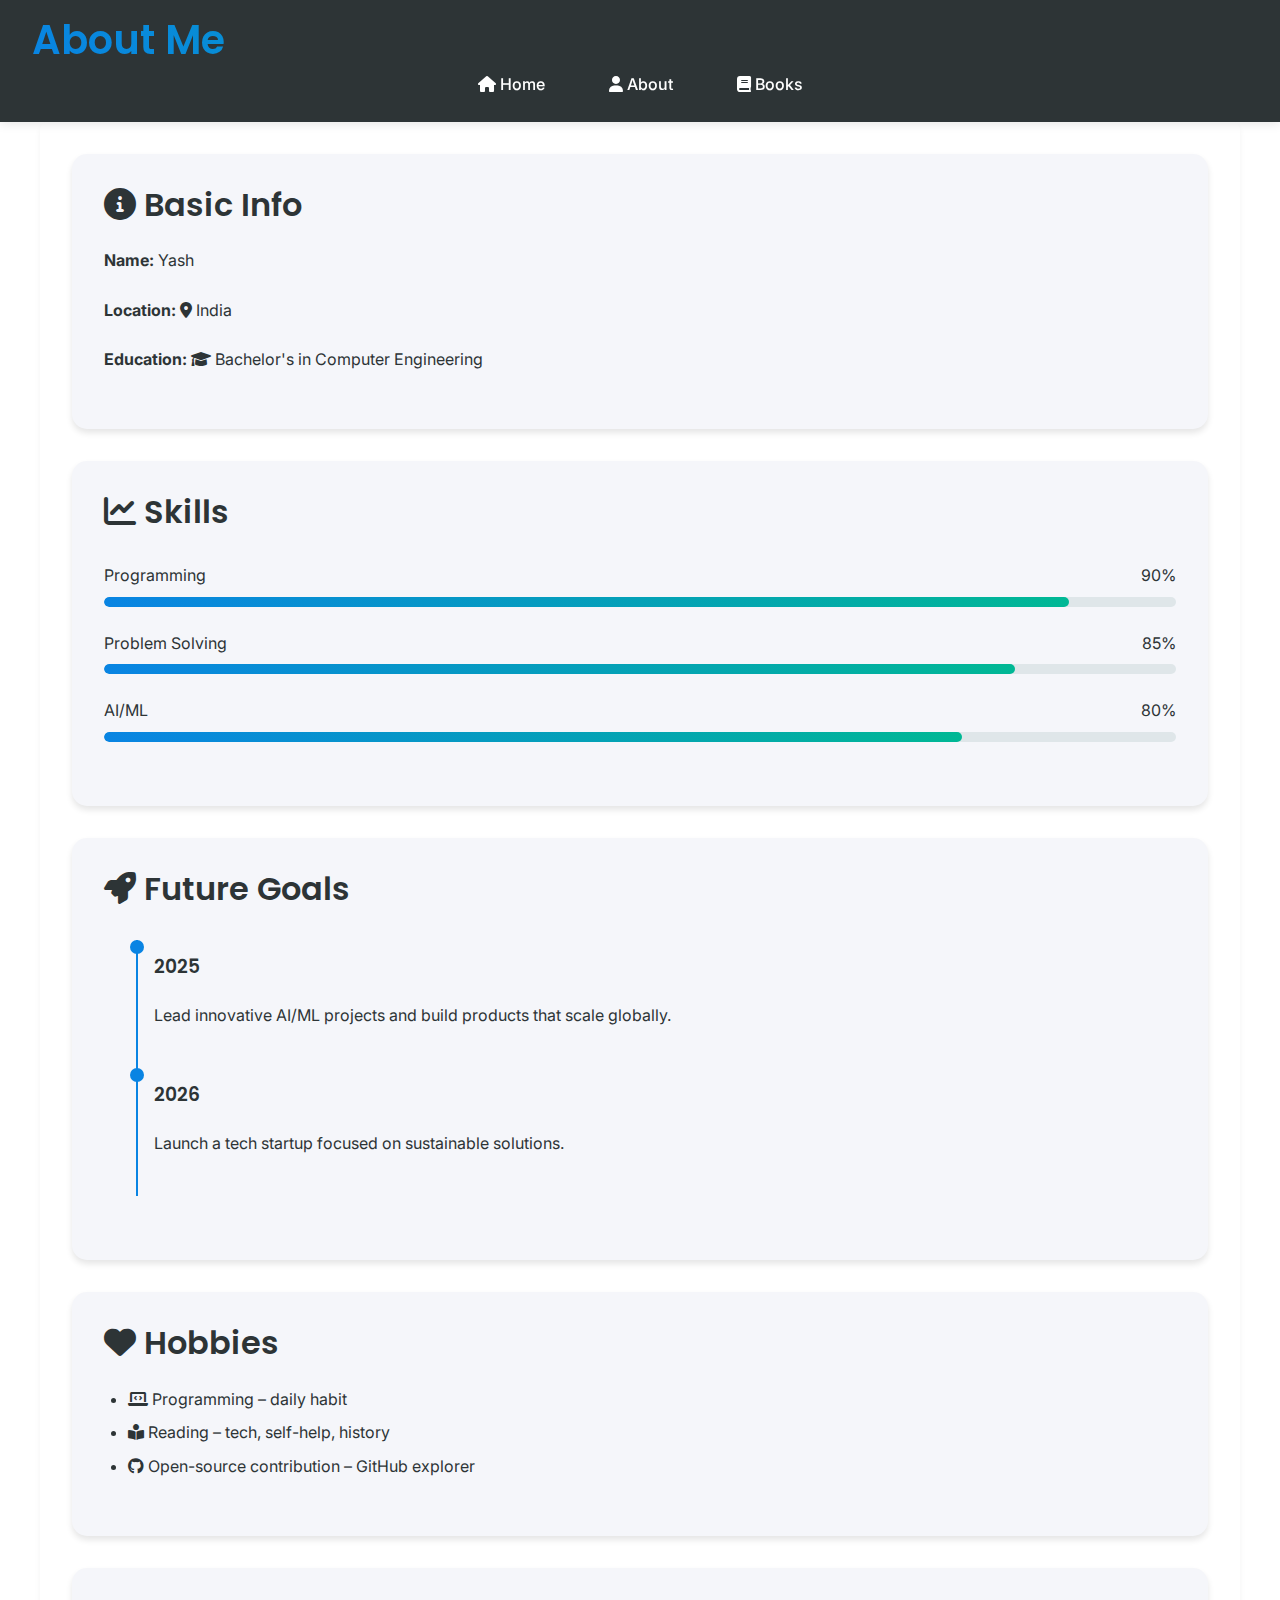
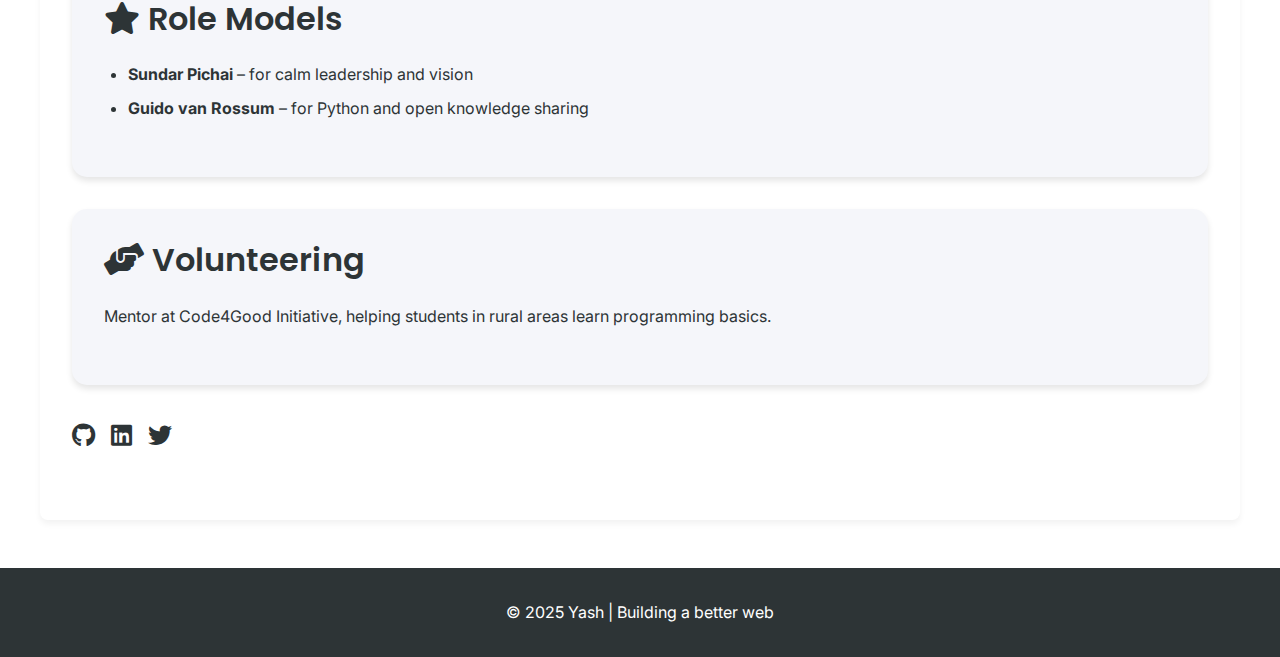
<file: about.html>
<!DOCTYPE html>
<html lang="en">
<head>
  <meta charset="UTF-8">
  <meta name="viewport" content="width=device-width, initial-scale=1.0" />
  <meta name="description" content="Yash - About Me, Education, Goals" />
  <meta name="author" content="Yash" />
  <meta property="og:title" content="About Yash" />
  <meta property="og:image" content="yash.jpg" />
  <meta property="og:description" content="Personal background, goals, and journey." />
  <meta name="theme-color" content="#2d3436" />
  <title>About Yash</title>
  <link rel="icon" href="favicon.ico" />
  <link rel="stylesheet" href="style.css">
  <link href="https://fonts.googleapis.com/css2?family=Poppins:wght@400;600&family=Inter:wght@400;500;600&display=swap" rel="stylesheet">
  <link rel="stylesheet" href="https://cdnjs.cloudflare.com/ajax/libs/font-awesome/6.0.0/css/all.min.css">
  <style>
    :root {
      --primary-color: #2d3436;
      --secondary-color: #0984e3;
      --accent-color: #00b894;
      --text-color: #2d3436;
      --bg-color: #ffffff;
      --section-bg: #f5f6fa;
    }

    body {
      font-family: 'Inter', sans-serif;
      color: var(--text-color);
      line-height: 1.6;
      background-color: var(--bg-color);
      margin: 0;
      padding: 0;
    }

    header {
      background: var(--primary-color);
      color: white;
      padding: 1rem 2rem;
      position: sticky;
      top: 0;
      z-index: 1000;
      box-shadow: 0 2px 10px rgba(0,0,0,0.1);
    }

    h1, h2, h3 {
      font-family: 'Poppins', sans-serif;
      font-weight: 600;
    }

    h1 {
      font-size: 2.5rem;
      margin: 0;
      background: linear-gradient(45deg, #0984e3, #00b894);
      -webkit-background-clip: text;
      -webkit-text-fill-color: transparent;
      animation: gradientText 5s ease infinite;
    }

    .container {
      max-width: 1200px;
      margin: 0 auto;
      padding: 2rem;
    }

    .info-card {
      background: var(--section-bg);
      border-radius: 15px;
      padding: 2rem;
      margin-bottom: 2rem;
      box-shadow: 0 4px 6px rgba(0,0,0,0.1);
      transition: transform 0.3s ease;
    }

    .info-card:hover {
      transform: translateY(-5px);
    }

    .skill-bars {
      margin: 2rem 0;
    }

    .skill-bar {
      margin-bottom: 1.5rem;
    }

    .skill-name {
      display: flex;
      justify-content: space-between;
      margin-bottom: 0.5rem;
    }

    .progress-bar {
      height: 10px;
      background: #dfe6e9;
      border-radius: 5px;
      overflow: hidden;
    }

    .progress {
      height: 100%;
      background: linear-gradient(45deg, var(--secondary-color), var(--accent-color));
      border-radius: 5px;
      transition: width 1s ease-in-out;
    }

    .social-links {
      display: flex;
      gap: 1rem;
      margin: 2rem 0;
    }

    .social-links a {
      color: var(--primary-color);
      font-size: 1.5rem;
      transition: color 0.3s ease;
    }

    .social-links a:hover {
      color: var(--secondary-color);
    }

    .timeline {
      position: relative;
      margin: 2rem 0;
    }

    .timeline-item {
      margin-left: 2rem;
      padding: 1rem;
      border-left: 2px solid var(--secondary-color);
      position: relative;
    }

    .timeline-item::before {
      content: '';
      position: absolute;
      left: -8px;
      top: 0;
      width: 14px;
      height: 14px;
      border-radius: 50%;
      background: var(--secondary-color);
    }

    .hamburger {
      display: none;
      flex-direction: column;
      cursor: pointer;
    }

    .hamburger div {
      width: 25px;
      height: 3px;
      background-color: white;
      margin: 4px;
      transition: all 0.3s ease;
    }

    @media (max-width: 768px) {
      nav a { 
        display: block; 
        margin: 10px 0;
        padding: 10px;
        border-radius: 5px;
        background: rgba(255,255,255,0.1);
      }
      .hamburger { display: flex; }
      nav#nav-links { 
        display: none;
        background: var(--primary-color);
        padding: 1rem;
      }
      nav#nav-links.hidden { 
        display: block;
        animation: slideDown 0.3s ease;
      }
    }

    #scrollToTop {
      position: fixed;
      bottom: 30px;
      right: 30px;
      display: none;
      background: var(--secondary-color);
      color: white;
      padding: 12px 18px;
      border-radius: 50%;
      cursor: pointer;
      box-shadow: 0 4px 12px rgba(0,0,0,0.15);
      transition: all 0.3s ease;
    }

    #scrollToTop:hover {
      transform: translateY(-3px);
      box-shadow: 0 6px 15px rgba(0,0,0,0.2);
    }

    @keyframes gradientText {
      0% { background-position: 0% 50%; }
      50% { background-position: 100% 50%; }
      100% { background-position: 0% 50%; }
    }

    @keyframes slideDown {
      from { opacity: 0; transform: translateY(-10px); }
      to { opacity: 1; transform: translateY(0); }
    }

    .fade-in {
      opacity: 0;
      transform: translateY(20px);
      animation: fadeIn 0.6s ease forwards;
    }

    @keyframes fadeIn {
      to {
        opacity: 1;
        transform: translateY(0);
      }
    }
  </style>
  <script defer>
    function toggleMenu() {
      document.getElementById("nav-links").classList.toggle("hidden");
    }

    window.onload = function() {
      // Scroll to top functionality
      const scrollBtn = document.getElementById("scrollToTop");
      window.onscroll = () => {
        scrollBtn.style.display = window.scrollY > 300 ? "block" : "none";
        
        // Add fade-in effect to elements as they come into view
        document.querySelectorAll('.info-card').forEach(card => {
          const rect = card.getBoundingClientRect();
          if (rect.top <= window.innerHeight * 0.75 && !card.classList.contains('fade-in')) {
            card.classList.add('fade-in');
          }
        });
      };
      
      scrollBtn.onclick = () => window.scrollTo({ top: 0, behavior: "smooth" });

      // Initialize skill bars
      document.querySelectorAll('.progress').forEach(bar => {
        setTimeout(() => {
          bar.style.width = bar.getAttribute('data-width');
        }, 300);
      });
    }
  </script>
</head>
<body>
<header>
  <h1>About Me</h1>
  <div class="hamburger" onclick="toggleMenu()">
    <div></div><div></div><div></div>
  </div>
  <nav id="nav-links">
    <a href="index.html"><i class="fas fa-home"></i> Home</a>
    <a href="about.html"><i class="fas fa-user"></i> About</a>
    <a href="books.html"><i class="fas fa-book"></i> Books</a>
  </nav>
</header>

<div class="container">
  <div class="info-card">
    <h2><i class="fas fa-info-circle"></i> Basic Info</h2>
    <p><strong>Name:</strong> Yash</p>
    <p><strong>Location:</strong> <i class="fas fa-map-marker-alt"></i> India</p>
    <p><strong>Education:</strong> <i class="fas fa-graduation-cap"></i> Bachelor's in Computer Engineering</p>
  </div>

  <div class="info-card">
    <h2><i class="fas fa-chart-line"></i> Skills</h2>
    <div class="skill-bars">
      <div class="skill-bar">
        <div class="skill-name">
          <span>Programming</span>
          <span>90%</span>
        </div>
        <div class="progress-bar">
          <div class="progress" data-width="90%"></div>
        </div>
      </div>
      <div class="skill-bar">
        <div class="skill-name">
          <span>Problem Solving</span>
          <span>85%</span>
        </div>
        <div class="progress-bar">
          <div class="progress" data-width="85%"></div>
        </div>
      </div>
      <div class="skill-bar">
        <div class="skill-name">
          <span>AI/ML</span>
          <span>80%</span>
        </div>
        <div class="progress-bar">
          <div class="progress" data-width="80%"></div>
        </div>
      </div>
    </div>
  </div>

  <div class="info-card">
    <h2><i class="fas fa-rocket"></i> Future Goals</h2>
    <div class="timeline">
      <div class="timeline-item">
        <h3>2025</h3>
        <p>Lead innovative AI/ML projects and build products that scale globally.</p>
      </div>
      <div class="timeline-item">
        <h3>2026</h3>
        <p>Launch a tech startup focused on sustainable solutions.</p>
      </div>
    </div>
  </div>

  <div class="info-card">
    <h2><i class="fas fa-heart"></i> Hobbies</h2>
    <ul>
      <li><i class="fas fa-laptop-code"></i> Programming – daily habit</li>
      <li><i class="fas fa-book-reader"></i> Reading – tech, self-help, history</li>
      <li><i class="fab fa-github"></i> Open-source contribution – GitHub explorer</li>
    </ul>
  </div>

  <div class="info-card">
    <h2><i class="fas fa-star"></i> Role Models</h2>
    <ul>
      <li><strong>Sundar Pichai</strong> – for calm leadership and vision</li>
      <li><strong>Guido van Rossum</strong> – for Python and open knowledge sharing</li>
    </ul>
  </div>

  <div class="info-card">
    <h2><i class="fas fa-hands-helping"></i> Volunteering</h2>
    <p>Mentor at Code4Good Initiative, helping students in rural areas learn programming basics.</p>
  </div>

  <div class="social-links">
    <a href="#" title="GitHub"><i class="fab fa-github"></i></a>
    <a href="#" title="LinkedIn"><i class="fab fa-linkedin"></i></a>
    <a href="#" title="Twitter"><i class="fab fa-twitter"></i></a>
  </div>
</div>

<footer>
  &copy; 2025 Yash | Building a better web
</footer>
<div id="scrollToTop"><i class="fas fa-arrow-up"></i></div>
</body>
</html>
</file>
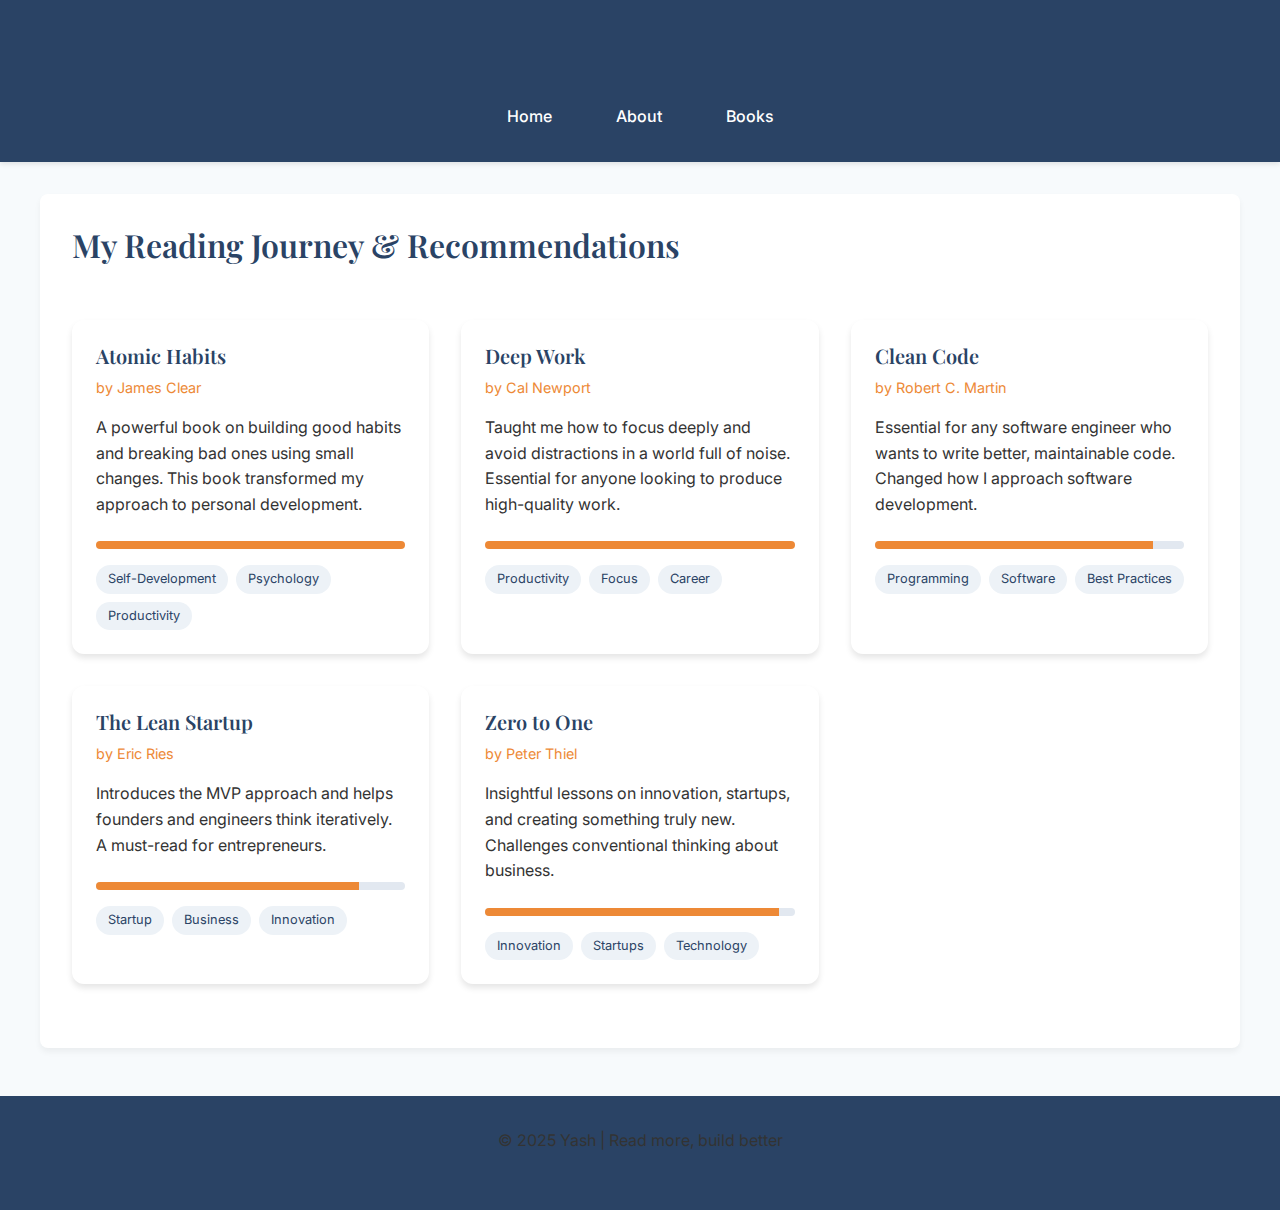
<file: books.html>
<!DOCTYPE html>
<html lang="en">
<head>
  <meta charset="UTF-8">
  <meta name="viewport" content="width=device-width, initial-scale=1.0" />
  <meta name="description" content="Yash - Favorite Books and Recommendations" />
  <meta name="author" content="Yash" />
  <meta property="og:title" content="Favorite Books – Yash" />
  <meta property="og:image" content="yash.jpg" />
  <meta property="og:description" content="Books I recommend and why they inspire me." />
  <meta name="theme-color" content="#ffffff" />
  <title>Favorite Books – Yash</title>
  <link rel="icon" href="favicon.ico" />
  <link rel="stylesheet" href="style.css">
  <link href="https://fonts.googleapis.com/css2?family=Playfair+Display:wght@400;700&family=Inter:wght@400;500;600&display=swap" rel="stylesheet">
  <style>
    :root {
      --primary-color: #2a4365;
      --secondary-color: #4a5568;
      --accent-color: #ed8936;
      --background-color: #f7fafc;
    }

    body {
      font-family: 'Inter', sans-serif;
      line-height: 1.6;
      background-color: var(--background-color);
      color: var(--secondary-color);
    }

    h1, h2, h3 {
      font-family: 'Playfair Display', serif;
      color: var(--primary-color);
    }

    .hamburger {
      display: none;
      flex-direction: column;
      cursor: pointer;
    }

    .hamburger div {
      width: 25px;
      height: 3px;
      background-color: white;
      margin: 4px;
      transition: all 0.3s ease;
    }

    .book-grid {
      display: grid;
      grid-template-columns: repeat(auto-fit, minmax(300px, 1fr));
      gap: 2rem;
      padding: 2rem 0;
    }

    .book-card {
      background: white;
      border-radius: 12px;
      padding: 1.5rem;
      box-shadow: 0 4px 6px rgba(0, 0, 0, 0.1);
      transition: transform 0.3s ease;
    }

    .book-card:hover {
      transform: translateY(-5px);
    }

    .book-title {
      font-size: 1.25rem;
      font-weight: 600;
      color: var(--primary-color);
      margin-bottom: 0.5rem;
    }

    .book-author {
      color: var(--accent-color);
      font-size: 0.9rem;
      margin-bottom: 1rem;
    }

    .reading-progress {
      margin-top: 1rem;
      background: #e2e8f0;
      border-radius: 10px;
      height: 8px;
      overflow: hidden;
    }

    .progress-bar {
      height: 100%;
      background: var(--accent-color);
      transition: width 0.3s ease;
    }

    .tags {
      display: flex;
      flex-wrap: wrap;
      gap: 0.5rem;
      margin-top: 1rem;
    }

    .tag {
      background: #edf2f7;
      padding: 0.25rem 0.75rem;
      border-radius: 15px;
      font-size: 0.8rem;
      color: var(--primary-color);
    }

    @media (max-width: 768px) {
      nav a { display: block; margin: 10px 0; }
      .hamburger { display: flex; }
      nav#nav-links { display: none; }
      nav#nav-links.hidden { display: block; }
      .book-grid {
        grid-template-columns: 1fr;
      }
    }

    #scrollToTop {
      position: fixed;
      bottom: 30px;
      right: 30px;
      display: none;
      background: var(--primary-color);
      color: white;
      padding: 12px 18px;
      border-radius: 50%;
      cursor: pointer;
      box-shadow: 0 2px 4px rgba(0, 0, 0, 0.2);
      transition: all 0.3s ease;
    }

    #scrollToTop:hover {
      transform: translateY(-2px);
      box-shadow: 0 4px 8px rgba(0, 0, 0, 0.2);
    }
  </style>
</head>
<body>
<header>
  <h1>Books That Inspire Me</h1>
  <div class="hamburger" onclick="toggleMenu()">
    <div></div><div></div><div></div>
  </div>
  <nav id="nav-links">
    <a href="index.html">Home</a>
    <a href="about.html">About</a>
    <a href="books.html">Books</a>
  </nav>
</header>

<div class="container">
  <h2>My Reading Journey & Recommendations</h2>
  <div class="book-grid">
    <div class="book-card">
      <h3 class="book-title">Atomic Habits</h3>
      <div class="book-author">by James Clear</div>
      <p>A powerful book on building good habits and breaking bad ones using small changes. This book transformed my approach to personal development.</p>
      <div class="reading-progress">
        <div class="progress-bar" style="width: 100%"></div>
      </div>
      <div class="tags">
        <span class="tag">Self-Development</span>
        <span class="tag">Psychology</span>
        <span class="tag">Productivity</span>
      </div>
    </div>

    <div class="book-card">
      <h3 class="book-title">Deep Work</h3>
      <div class="book-author">by Cal Newport</div>
      <p>Taught me how to focus deeply and avoid distractions in a world full of noise. Essential for anyone looking to produce high-quality work.</p>
      <div class="reading-progress">
        <div class="progress-bar" style="width: 100%"></div>
      </div>
      <div class="tags">
        <span class="tag">Productivity</span>
        <span class="tag">Focus</span>
        <span class="tag">Career</span>
      </div>
    </div>

    <div class="book-card">
      <h3 class="book-title">Clean Code</h3>
      <div class="book-author">by Robert C. Martin</div>
      <p>Essential for any software engineer who wants to write better, maintainable code. Changed how I approach software development.</p>
      <div class="reading-progress">
        <div class="progress-bar" style="width: 90%"></div>
      </div>
      <div class="tags">
        <span class="tag">Programming</span>
        <span class="tag">Software</span>
        <span class="tag">Best Practices</span>
      </div>
    </div>

    <div class="book-card">
      <h3 class="book-title">The Lean Startup</h3>
      <div class="book-author">by Eric Ries</div>
      <p>Introduces the MVP approach and helps founders and engineers think iteratively. A must-read for entrepreneurs.</p>
      <div class="reading-progress">
        <div class="progress-bar" style="width: 85%"></div>
      </div>
      <div class="tags">
        <span class="tag">Startup</span>
        <span class="tag">Business</span>
        <span class="tag">Innovation</span>
      </div>
    </div>

    <div class="book-card">
      <h3 class="book-title">Zero to One</h3>
      <div class="book-author">by Peter Thiel</div>
      <p>Insightful lessons on innovation, startups, and creating something truly new. Challenges conventional thinking about business.</p>
      <div class="reading-progress">
        <div class="progress-bar" style="width: 95%"></div>
      </div>
      <div class="tags">
        <span class="tag">Innovation</span>
        <span class="tag">Startups</span>
        <span class="tag">Technology</span>
      </div>
    </div>
  </div>
</div>

<footer>
  <p>&copy; 2025 Yash | Read more, build better</p>
</footer>
<div id="scrollToTop">↑</div>

<script>
  function toggleMenu() {
    document.getElementById("nav-links").classList.toggle("hidden");
  }

  window.onload = function() {
    const scrollBtn = document.getElementById("scrollToTop");
    
    window.onscroll = function() {
      scrollBtn.style.display = window.scrollY > 300 ? "block" : "none";
    };
    
    scrollBtn.onclick = function() {
      window.scrollTo({
        top: 0,
        behavior: "smooth"
      });
    };

    // Add animation to book cards on scroll
    const bookCards = document.querySelectorAll('.book-card');
    const observer = new IntersectionObserver((entries) => {
      entries.forEach(entry => {
        if (entry.isIntersecting) {
          entry.target.style.opacity = '1';
          entry.target.style.transform = 'translateY(0)';
        }
      });
    }, { threshold: 0.1 });

    bookCards.forEach(card => {
      card.style.opacity = '0';
      card.style.transform = 'translateY(20px)';
      card.style.transition = 'all 0.6s ease-out';
      observer.observe(card);
    });
  };
</script>
</body>
</html>
</file>
<file: style.css>
/* Reset and Base Styles */
:root {
  --primary-color: #2c3e50;
  --secondary-color: #3498db;
  --text-color: #333;
  --background-color: #f8f9fa;
  --font-primary: 'Inter', -apple-system, BlinkMacSystemFont, 'Segoe UI', Roboto, sans-serif;
  --font-secondary: 'Poppins', sans-serif;
  --transition: all 0.3s ease;
}

* {
  margin: 0;
  padding: 0;
  box-sizing: border-box;
}

body {
  font-family: var(--font-primary);
  line-height: 1.6;
  color: var(--text-color);
  background-color: var(--background-color);
  -webkit-font-smoothing: antialiased;
  -moz-osx-font-smoothing: grayscale;
}

/* Header and Navigation */
header {
  background-color: var(--primary-color);
  color: white;
  padding: 1.5rem;
  box-shadow: 0 2px 5px rgba(0, 0, 0, 0.1);
}

nav {
  display: flex;
  justify-content: center;
  gap: 2rem;
}

nav a {
  color: white;
  text-decoration: none;
  font-weight: 500;
  transition: var(--transition);
  padding: 0.5rem 1rem;
  border-radius: 4px;
}

nav a:hover {
  background-color: rgba(255, 255, 255, 0.1);
  transform: translateY(-2px);
}

/* Main Container */
.container {
  max-width: 1200px;
  margin: 2rem auto;
  padding: 2rem;
  background: white;
  border-radius: 8px;
  box-shadow: 0 4px 6px rgba(0, 0, 0, 0.05);
}

/* Typography */
h1, h2, h3 {
  font-family: var(--font-secondary);
  color: var(--primary-color);
  margin-bottom: 1.5rem;
  line-height: 1.2;
}

h1 {
  font-size: 2.5rem;
  font-weight: 700;
}

h2 {
  font-size: 2rem;
  font-weight: 600;
}

p {
  margin-bottom: 1.5rem;
  color: var(--text-color);
}

/* Media Elements */
img.profile {
  width: 180px;
  height: 180px;
  border-radius: 50%;
  display: block;
  margin: 2rem auto;
  object-fit: cover;
  border: 4px solid white;
  box-shadow: 0 4px 10px rgba(0, 0, 0, 0.1);
  transition: var(--transition);
}

img.profile:hover {
  transform: scale(1.05);
}

video {
  width: 100%;
  max-width: 800px;
  margin: 2rem auto;
  display: block;
  border-radius: 8px;
  box-shadow: 0 4px 10px rgba(0, 0, 0, 0.1);
}

/* Lists */
ul {
  padding-left: 1.5rem;
  margin-bottom: 1.5rem;
}

ul li {
  margin-bottom: 0.5rem;
}

/* Footer */
footer {
  background-color: var(--primary-color);
  color: white;
  text-align: center;
  padding: 2rem;
  margin-top: 3rem;
}

/* Responsive Design */
@media (max-width: 768px) {
  .container {
    padding: 1.5rem;
    margin: 1rem;
  }

  h1 {
    font-size: 2rem;
  }

  h2 {
    font-size: 1.75rem;
  }

  nav {
    flex-direction: column;
    align-items: center;
    gap: 1rem;
  }
}

/* Animations */
@keyframes fadeIn {
  from {
    opacity: 0;
    transform: translateY(20px);
  }
  to {
    opacity: 1;
    transform: translateY(0);
  }
}

.container {
  animation: fadeIn 0.5s ease-out;
}
</file>
